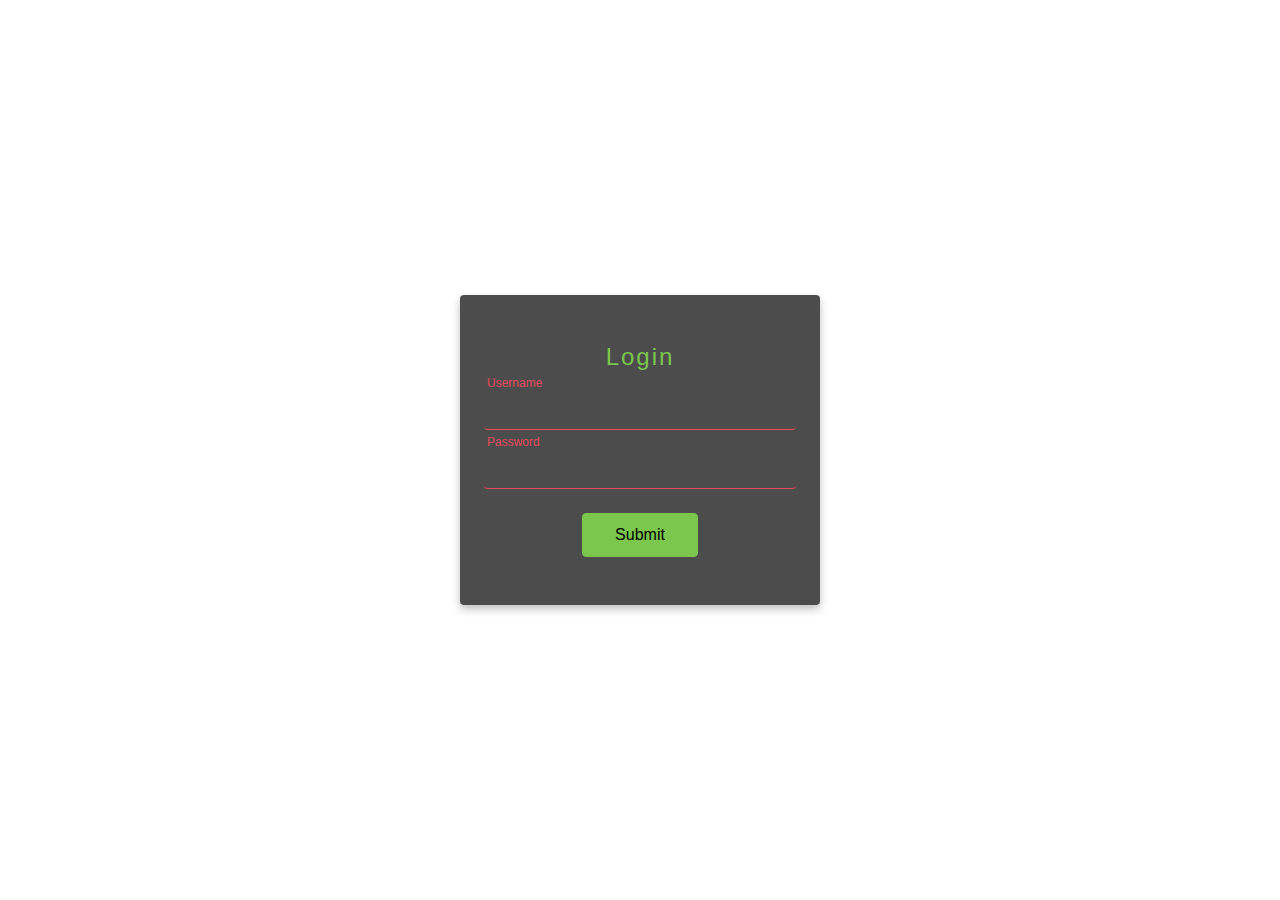
<file: Login/index.html>
<!DOCTYPE html>
<html lang="en">
<head>
    <meta charset="UTF-8">
    <title>Login with BG</title>
    <link rel="stylesheet" href="index.css">
</head>
<body>
    <div class="container">
        <div class="loginBox">
            <h1 class="heading">Login</h1>
            <form>
                <div class="inputBox">
                    <input type="email" id="username" required autocomplete="false" autosave="false" />
                    <label for="username">Username</label>
                </div>
                <div class="inputBox">
                    <input type="password" id="password" required autocomplete="false" autosave="false" />
                    <label for="password">Password</label>
                </div>
                <input type="submit" value="Submit" />
            </form>
        </div>
    </div>
</body>
</html>
</file>
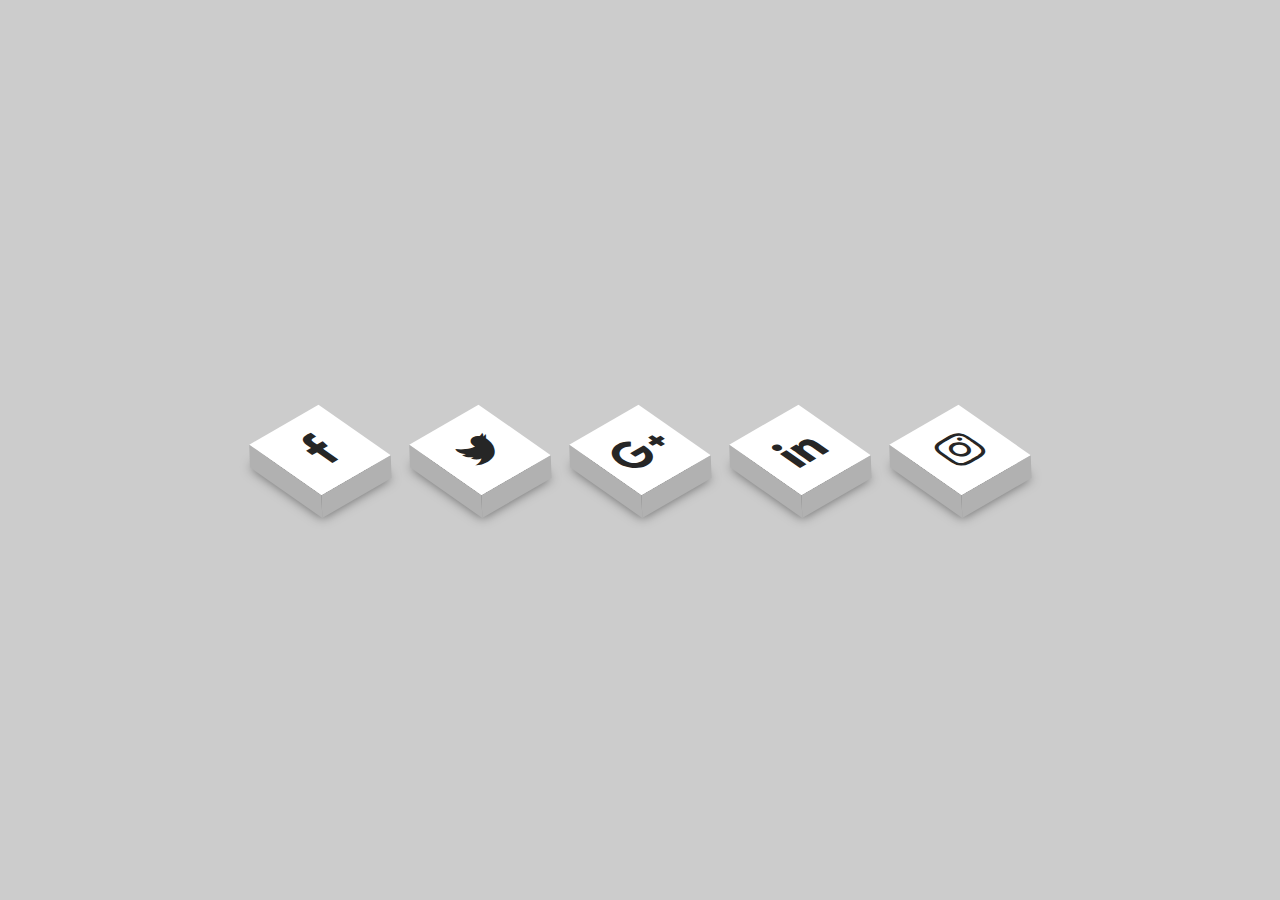
<file: SocialIcons/index.html>
<!DOCTYPE html>
<html lang="en">
<head>
    <meta charset="UTF-8">
    <title>Isometric Social Navigation</title>
    <link href="https://stackpath.bootstrapcdn.com/font-awesome/4.7.0/css/font-awesome.min.css" rel="stylesheet">
    <link rel="stylesheet" href="index.css">
</head>
<body>
    <div class="container">
        <ul class="socialNav">
            <li class="fb"><a href="#"><i class="fa fa-facebook"></i></a></li>
            <li class="tw"><a href="#"><i class="fa fa-twitter"></i></a></li>
            <li class="gp"><a href="#"><i class="fa fa-google-plus"></i></a></li>
            <li class="lkdn"><a href="#"><i class="fa fa-linkedin"></i></a></li>
            <li class="insta"><a href="#"><i class="fa fa-instagram"></i></a></li>
        </ul>
    </div>
</body>
</html>
</file>
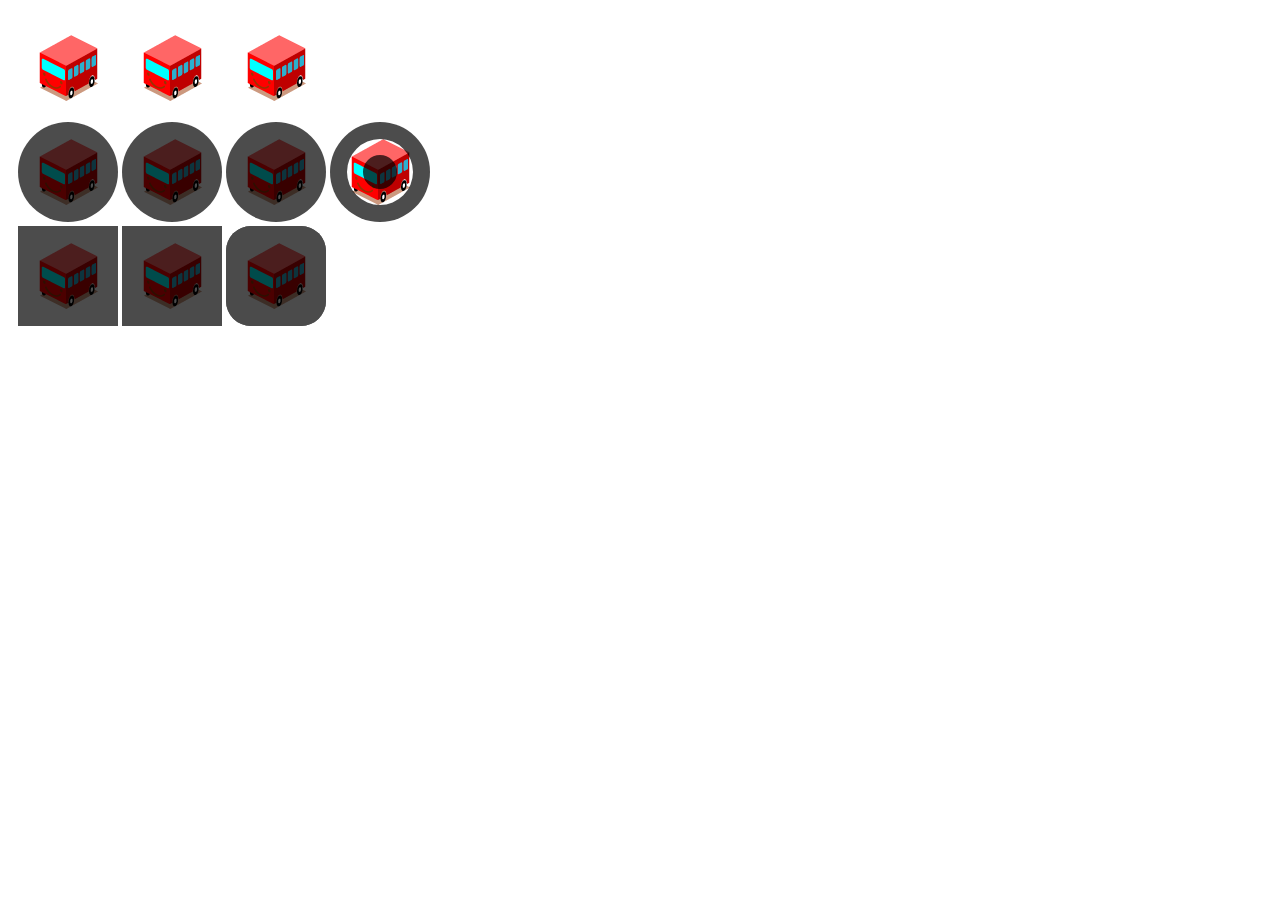
<file: border-effect-1.html>
<!DOCTYPE html>
<html>
<head>
    <meta charset="utf-8">
    <meta http-equiv="X-UA-Compatible" content="IE=edge">
    <title>Border Effect 1</title>
    <link rel="stylesheet" href="">
    <style>
        body {
            padding: 10px 0 0 10px;
        }

        a {
            display:inline-block;
            -webkit-box-sizing:border-box;
            -moz-box-sizing:border-box;
            box-sizing:border-box;
            width:100px;
            height:100px;
            -webkit-border-radius:50px;
            -moz-border-radius:50px;
            border-radius:50px;

            background-image:url([data-uri]);
            background-repeat:no-repeat;
            background-origin:border-box;
            background-position:50% 50%;

            border-width:50px;
            border-color:rgba(0,0,0,0);

            -webkit-transition:0.5s ease;
            -moz-transition:0.5s ease;
            -ms-transition:0.5s ease;
            -o-transition:0.5s ease;
            transition:0.5s ease;
        }

        a:hover {
            border-width:0;
            border-color:rgba(0,0,0,0.5);
        }

        a.one {border-style:solid;}
        a.two {border-style:dashed;}
        a.san {border-style:dotted;}


        a.yon       {border:50px solid  rgba(0,0,0,0.7);}
        a.goo       {border:50px dashed rgba(0,0,0,0.7);}
        a.rok       {border:50px dotted rgba(0,0,0,0.7);}
        a.ryk       {border:50px double rgba(0,0,0,0.7);}
        a.yon:hover {border: 1px solid  rgba(0,0,0,0.7);}
        a.goo:hover {border: 1px dashed rgba(0,0,0,0.7);}
        a.rok:hover {border: 1px dotted rgba(0,0,0,0.7);}
        a.ryk:hover {border: 1px double rgba(0,0,0,0.7);}


        a.x7,
        a.x8,
        a.x9 {
            -webkit-border-radius:0;
            -moz-border-radius:0;
            border-radius:0;
        }
        a.x7       {border:50px solid  rgba(0,0,0,0.7);}
        a.x8       {border:50px dashed rgba(0,0,0,0.7);}
        a.x9       {border:50px dotted rgba(0,0,0,0.7);}
        a.x7:hover {border: 1px solid  rgba(0,0,0,0.7);}
        a.x8:hover {border: 1px dashed rgba(0,0,0,0.7);}
        a.x9:hover {border: 1px dotted rgba(0,0,0,0.7);}

    </style>
</head>
<body>
    <a class="one" href="#"></a>
    <a class="two" href="#"></a>
    <a class="san" href="#"></a>
    <br>
    <a class="yon" href="#"></a>
    <a class="goo" href="#"></a>
    <a class="rok" href="#"></a>
    <a class="ryk" href="#"></a>
    <br>
    <a class="x7" href="#"></a>
    <a class="x8" href="#"></a>
    <a class="x9" href="#"></a>
</body>
</html>
</file>
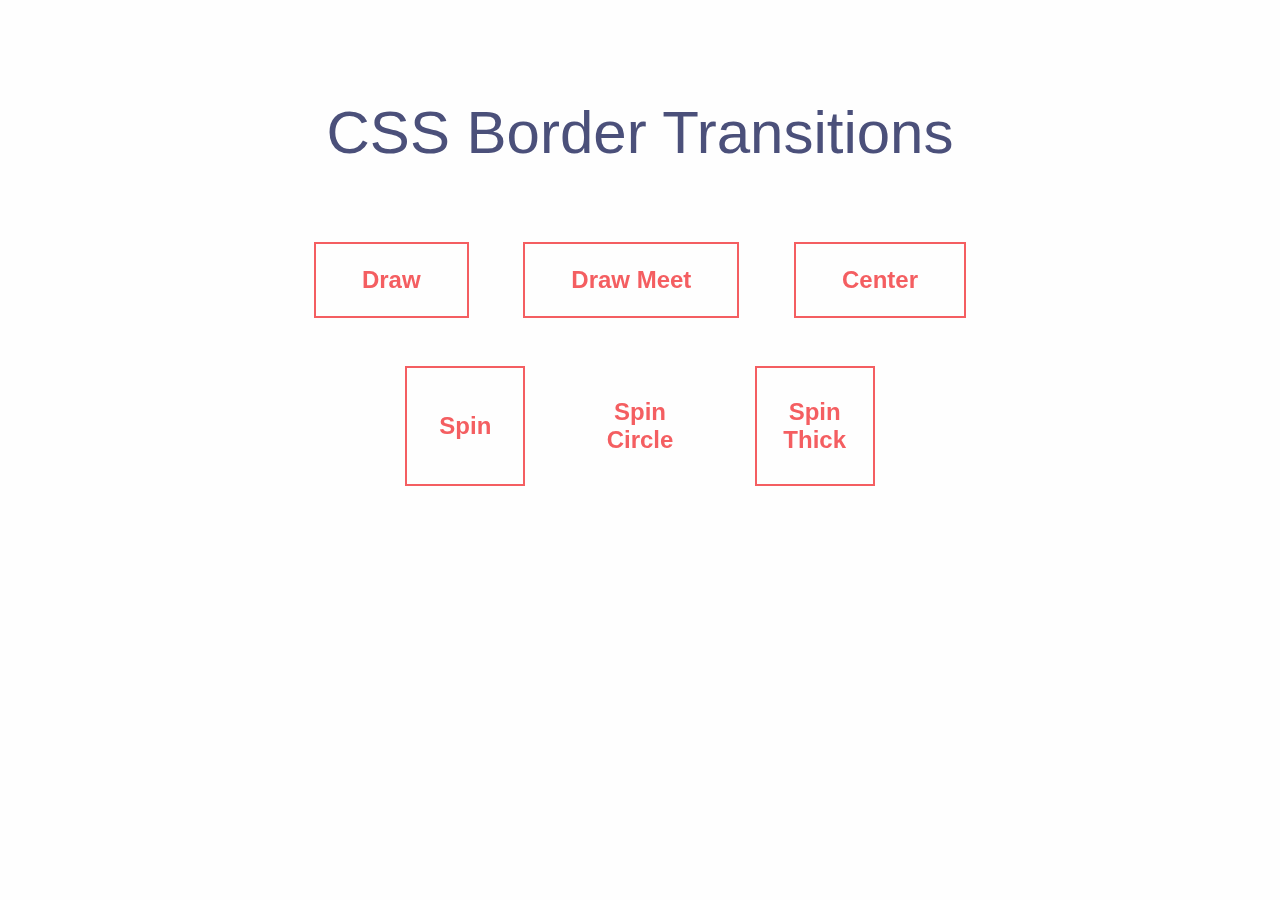
<file: border-effect-2.html>
<!doctype html>
<html>
  <head>
    <title>Border Effects 2</title>
    <style>
      button {
        background: none;
        border: 0;
        box-sizing: border-box;
        margin: 1em;
        padding: 1em 2em;
        box-shadow: inset 0 0 0 2px #f45e61;
        color: #f45e61;
        font-size: inherit;
        font-weight: 700;
        position: relative;
        vertical-align: middle;
      }
      button::before, button::after {
        box-sizing: inherit;
        content: '';
        position: absolute;
        width: 100%;
        height: 100%;
      }

      .draw {
        transition: color 0.25s;
      }
      .draw::before, .draw::after {
        border: 2px solid transparent;
        width: 0;
        height: 0;
      }
      .draw::before {
        top: 0;
        left: 0;
      }
      .draw::after {
        bottom: 0;
        right: 0;
      }
      .draw:hover {
        color: #60daaa;
      }
      .draw:hover::before, .draw:hover::after {
        width: 100%;
        height: 100%;
      }
      .draw:hover::before {
        border-top-color: #60daaa;
        border-right-color: #60daaa;
        transition: width 0.25s ease-out, height 0.25s ease-out 0.25s;
      }
      .draw:hover::after {
        border-bottom-color: #60daaa;
        border-left-color: #60daaa;
        transition: border-color 0s ease-out 0.5s, width 0.25s ease-out 0.5s, height 0.25s ease-out 0.75s;
      }

      .meet:hover {
        color: #fbca67;
      }
      .meet::after {
        top: 0;
        left: 0;
      }
      .meet:hover::before {
        border-top-color: #fbca67;
        border-right-color: #fbca67;
      }
      .meet:hover::after {
        border-bottom-color: #fbca67;
        border-left-color: #fbca67;
        transition: height 0.25s ease-out, width 0.25s ease-out 0.25s;
      }

      .center:hover {
        color: #6477b9;
      }
      .center::before, .center::after {
        top: 0;
        left: 0;
        height: 100%;
        width: 100%;
        -webkit-transform-origin: center;
                transform-origin: center;
      }
      .center::before {
        border-top: 2px solid #6477b9;
        border-bottom: 2px solid #6477b9;
        -webkit-transform: scale3d(0, 1, 1);
                transform: scale3d(0, 1, 1);
      }
      .center::after {
        border-left: 2px solid #6477b9;
        border-right: 2px solid #6477b9;
        -webkit-transform: scale3d(1, 0, 1);
                transform: scale3d(1, 0, 1);
      }
      .center:hover::before, .center:hover::after {
        -webkit-transform: scale3d(1, 1, 1);
                transform: scale3d(1, 1, 1);
        transition: -webkit-transform 0.5s;
        transition: transform 0.5s;
        transition: transform 0.5s, -webkit-transform 0.5s;
      }

      .spin {
        width: 5em;
        height: 5em;
        padding: 0;
      }
      .spin:hover {
        color: #0eb7da;
      }
      .spin::before, .spin::after {
        top: 0;
        left: 0;
      }
      .spin::before {
        border: 2px solid transparent;
      }
      .spin:hover::before {
        border-top-color: #0eb7da;
        border-right-color: #0eb7da;
        border-bottom-color: #0eb7da;
        transition: border-top-color 0.15s linear, border-right-color 0.15s linear 0.1s, border-bottom-color 0.15s linear 0.2s;
      }
      .spin::after {
        border: 0 solid transparent;
      }
      .spin:hover::after {
        border-top: 2px solid #0eb7da;
        border-left-width: 2px;
        border-right-width: 2px;
        -webkit-transform: rotate(270deg);
                transform: rotate(270deg);
        transition: border-left-width 0s linear 0.35s, -webkit-transform 0.4s linear 0s;
        transition: transform 0.4s linear 0s, border-left-width 0s linear 0.35s;
        transition: transform 0.4s linear 0s, border-left-width 0s linear 0.35s, -webkit-transform 0.4s linear 0s;
      }

      .circle {
        border-radius: 100%;
        box-shadow: none;
      }
      .circle::before, .circle::after {
        border-radius: 100%;
      }

      .thick {
        color: #f45e61;
      }
      .thick:hover {
        color: #fff;
        font-weight: 700;
      }
      .thick::before {
        border: 2.5em solid transparent;
        z-index: -1;
      }
      .thick::after {
        mix-blend-mode: color-dodge;
        z-index: -1;
      }
      .thick:hover::before {
        background: #f45e61;
        border-top-color: #f45e61;
        border-right-color: #f45e61;
        border-bottom-color: #f45e61;
        transition: background 0s linear 0.4s, border-top-color 0.15s linear, border-right-color 0.15s linear 0.15s, border-bottom-color 0.15s linear 0.25s;
      }
      .thick:hover::after {
        border-top: 2.5em solid #f45e61;
        border-left-width: 2.5em;
        border-right-width: 2.5em;
      }

      /* Page styling */
      html {
        background: #fefefe;
      }

      body {
        background: #fefefe;
        color: #4b507a;
        font: 300 24px/1.5 Lato, sans-serif;
        margin: 1em auto;
        max-width: 36em;
        padding: 1em 1em 2em;
        text-align: center;
      }

      .buttons {
        isolation: isolate;
      }

      h1 {
        font-weight: 300;
        font-size: 2.5em;
      }
    </style>
  </head>
  <body>
    <h1>CSS Border Transitions</h1>

    <section class="buttons">
      <button class="draw">Draw</button>

      <button class="draw meet">Draw Meet</button>

      <button class="center">Center</button>

      <button class="spin">Spin</button>

      <button class="spin circle">Spin Circle</button>

      <button class="spin thick">Spin Thick</button>
    </section>
  </body>
</html>
</file>
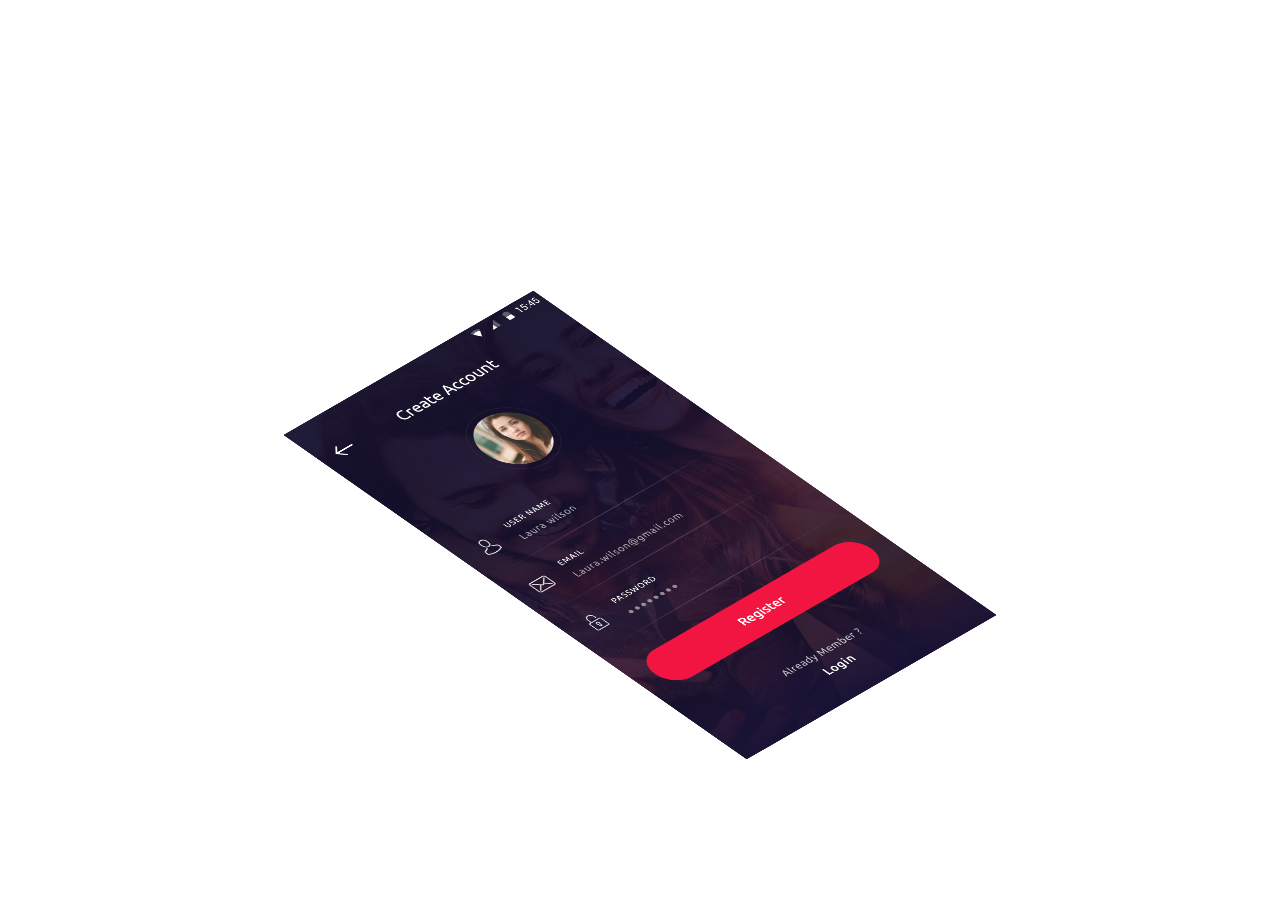
<file: Layered/layered.html>
<!DOCTYPE html>
<html lang="en">
<head>
    <meta charset="UTF-8">
    <title>3D Layered CSS Effect</title>
    <link rel="stylesheet" href="index.css">
</head>
<body>
    <div class="box">
        <img src="02.jpg" alt="">
        <img src="02.jpg" alt="">
        <img src="02.jpg" alt="">
        <img src="02.jpg" alt="">
    </div>
</body>
</html>
</file>
<file: Login/index.css>
* {
    margin: 0;
    padding: 0;
    box-sizing: border-box;
}
html, body {
    margin: 0;
    padding: 0;
}
body {
    font-family: 'Segoe UI', Tahoma, Geneva, Verdana, sans-serif;
    width: 100%;
}
.container {
    height: 100vh;
    display: flex;
    justify-content: center;
    align-items: center;
    background: url('https://unsplash.it/1600/1280');
    background-size: cover;
}
.loginBox {
    background: rgba(0, 0, 0, 0.7);
    padding: 3em 1.5em;
    box-shadow: 0 4px 8px rgba(0,0,0,0.25);
    text-align: center;
    width: 90%;
    max-width: 360px;
    border-radius: 4px;
}
.loginBox .heading {
    color: #7BC74D;
    font-size: 1.5rem;
    margin-bottom: 1em;
    font-weight: 300;
    letter-spacing: 2px;
}
.inputBox {
    position: relative;
    margin-bottom: 1.5em;
}
.inputBox input {
    display: block;
    width: 100%;
    padding: 0.5em 1em;
    font-size: 1rem;
    background: transparent;
    color: #fff;
    border: none;
    border-bottom: 1px solid #fff;
    border-radius: 4px;
}
.inputBox input:focus {
    outline: none;
    border-color: #626EEF;
}
.inputBox label {
    position: absolute;
    color: #fff;
    left: 0.25em;
    top: 50%;
    transform: translateY(-50%);
    transition: all ease-in-out 350ms;
    font-size: 1rem;
}
.inputBox input:focus ~ label,
.inputBox input:valid ~ label {
    top: -1em;
    font-size: 0.75rem;
    color: #626EEF;
}
.inputBox input:invalid {
    outline: none;
    border-color: #E84A5F;
}
.inputBox input:invalid ~label {
    top: -1em;
    font-size: 0.75rem;
    color: #E84A5F;
}
input[type='submit'] {
    outline: none;
    background: #7BC74D;
    padding: 0.75em 2em;
    font-size: 1rem;
    border: 1px solid #7BC74D;
    border-radius: 4px;
    cursor: pointer;
    transition: all ease-in-out 350ms;
}
input[type='submit']:hover,
input[type='submit']:focus {
    background: #56a227;
    color: #FFF;
    border-color: #56a227;
    transition: all ease-in-out 350ms;
}
</file>
<file: SocialIcons/index.css>
* {
    margin: 0;
    padding: 0;
    box-sizing: border-box;
}
body {
    font-family: sans-serif;
}
.container {
    background-color: #ccc;
    height: 100vh;
}
.socialNav {
    display: flex;
    position: absolute;
    top: 50%;
    left: 50%;
    transform: translate(-50%, -50%);
}
.socialNav li {
    list-style: none;
    margin: 0 40px;
}
.socialNav li .fa {
    font-size: 2.5rem;
    line-height: 80px;
    transition: .5s;
    color: #262626;
    background: #fff;
    display: block;
}
.socialNav li a {
    display: block;
    width: 80px;
    height: 80px;
    text-align: center;
    position: relative;
    text-decoration: none;
    transform: perspective(1000px) rotate(-30deg) skew(25deg) translate(0,0);
    box-shadow: -20px 20px 10px rgba(0,0,0,0.5);
    transition: 0.5s;
}
.socialNav li a::before {
    content: '';
    position: absolute;
    top: 10px;
    left: -20px;
    width: 20px;
    height: 100%;
    background: #b1b1b1;
    transition: 0.5s;
    transform: rotate(0) skewY(-45deg);
}
.socialNav li a::after {
    content: '';
    position: absolute;
    bottom: -20px;
    left: -10px;
    width: 100%;
    height: 20px;
    background: #b1b1b1;
    transition: 0.5s;
    transform: rotate(0) skewX(-45deg);
}
.socialNav li a:hover {
    transform: perspective(1000px) rotate(-30deg) skew(25deg) translate(20px,-20px);
    box-shadow: -50px 50px 50px rgba(0,0,0,0.5);
}
.socialNav li a:hover .fa {
    color: #fff;
}
.socialNav .fb a:hover .fa {
    background-color: #3b5998;
}
.socialNav .fb a:hover::before {
    background-color: #283d6b;
}
.socialNav .fb a:hover::after {
    background-color: #4263a9;
}
.socialNav .tw a:hover .fa {
    background-color: #1da1f2;
}
.socialNav .tw a:hover::before {
    background-color: #1a81c1;
}
.socialNav .tw a:hover::after {
    background-color: #27abfd;
}
.socialNav .gp a:hover .fa {
    background-color: #dd4b39;
}
.socialNav .gp a:hover::before {
    background-color: #c1402f;
}
.socialNav .gp a:hover::after {
    background-color: #f54d37;
}
.socialNav .lkdn a:hover .fa {
    background-color: #0077b5;
}
.socialNav .lkdn a:hover::before {
    background-color: #106192;
}
.socialNav .lkdn a:hover::after {
    background-color: #1689d0;
}
.socialNav .insta a:hover .fa {
    background-color: #c13584;
}
.socialNav .insta a:hover::before {
    background-color: #a02d6e;
}
.socialNav .insta a:hover::after {
    background-color: #e63f9d;
}c13584
</file>
<file: Layered/index.css>
html, body {
    margin: 0;
    padding: 0;
}
body {
    width: 100%;
    height: 100vh;
    display: flex;
    justify-content: center;
    align-items: center;
}
.box {
    background: rgba(0, 0, 0, 0.2);
    width: 360px;
    height: 640px;
    transform: perspective(1000px) rotate(-30deg) skew(25deg) scale(0.8);
    position: relative;
    margin-top: 150px;
    transition: 0.5s;
}
.box img {
    position: absolute;
    max-width: 100%;
    transition: 0.5s;
}
.box:hover img:nth-child(4) {
    transform: translate(160px, -160px);
    opacity: 1;
    transition: 0.5s;
}
.box:hover img:nth-child(3) {
    transform: translate(120px, -120px);
    opacity: 0.8;
    transition: 0.5s;
}
.box:hover img:nth-child(2) {
    transform: translate(80px, -80px);
    opacity: 0.6;
    transition: 0.5s;
}
.box:hover img:nth-child(1) {
    transform: translate(40px, -40px);
    opacity: 0.4;
    transition: 0.5s;
}
</file>
